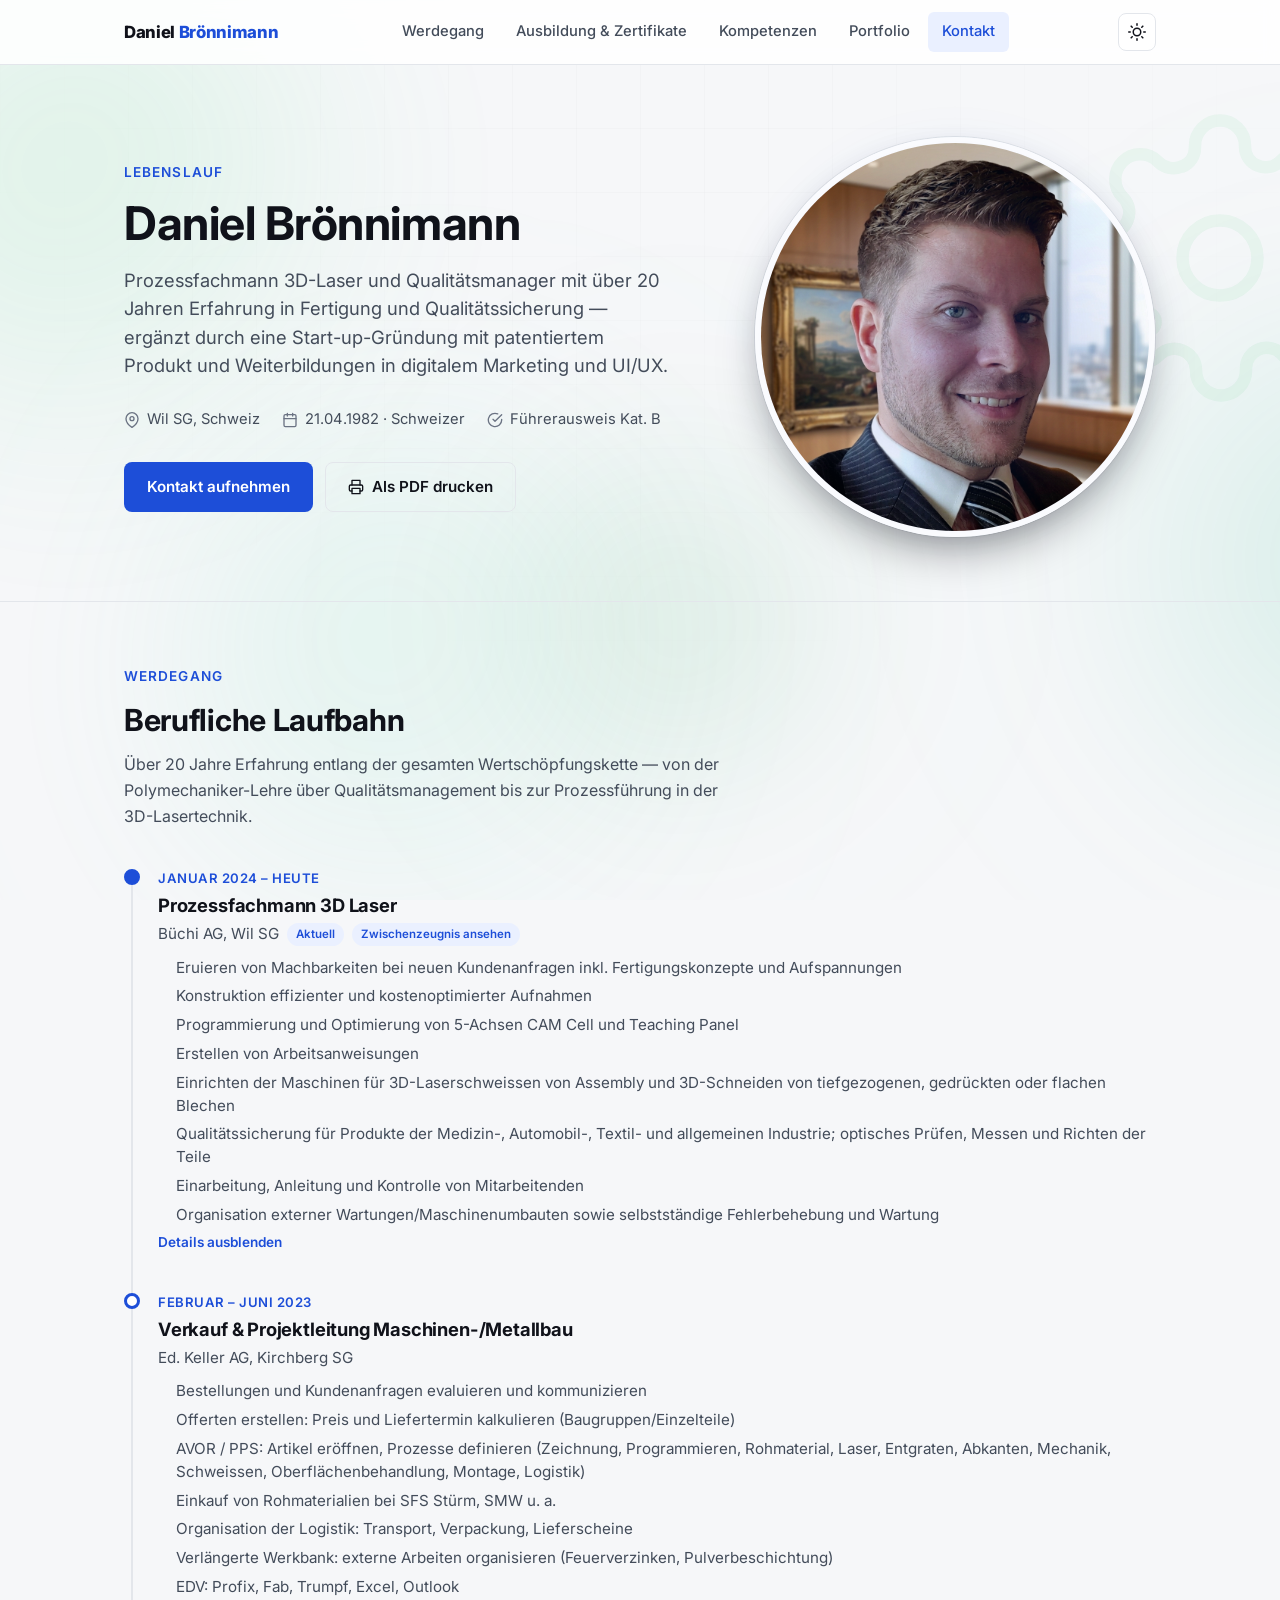
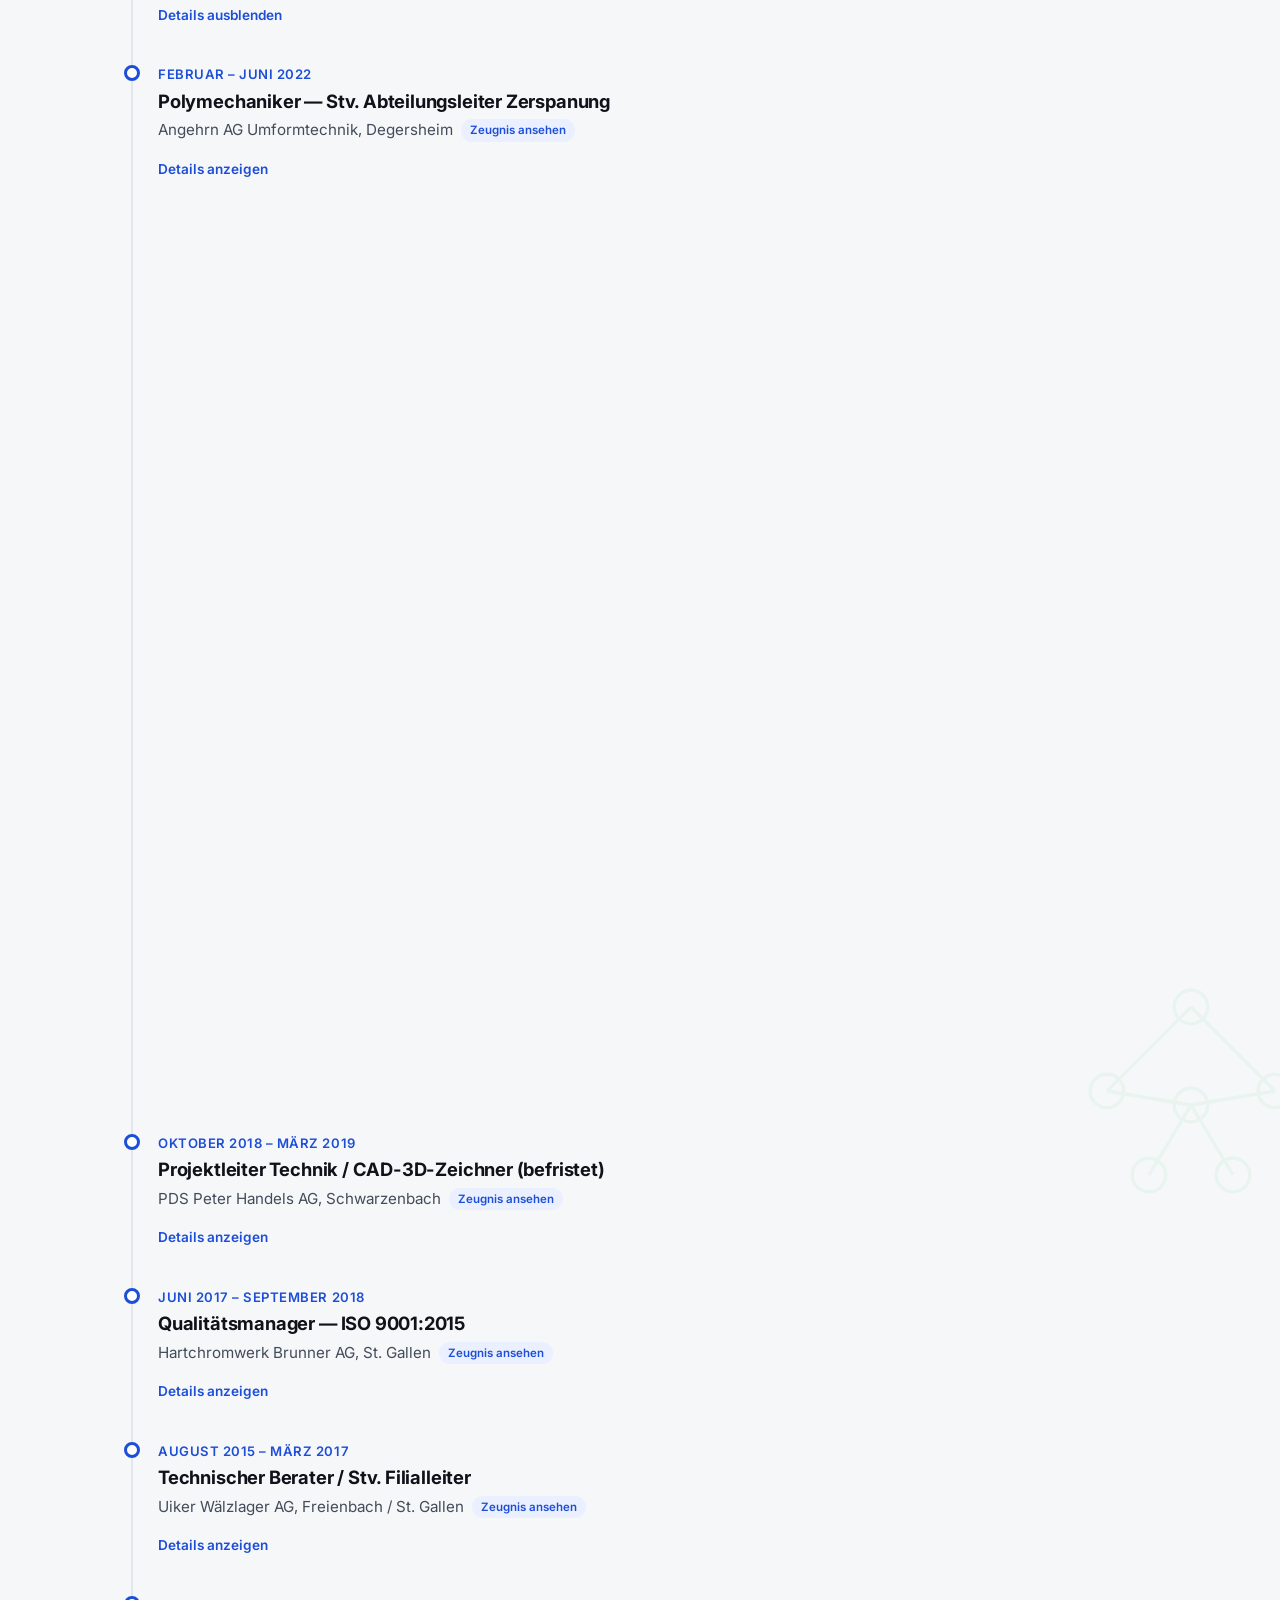
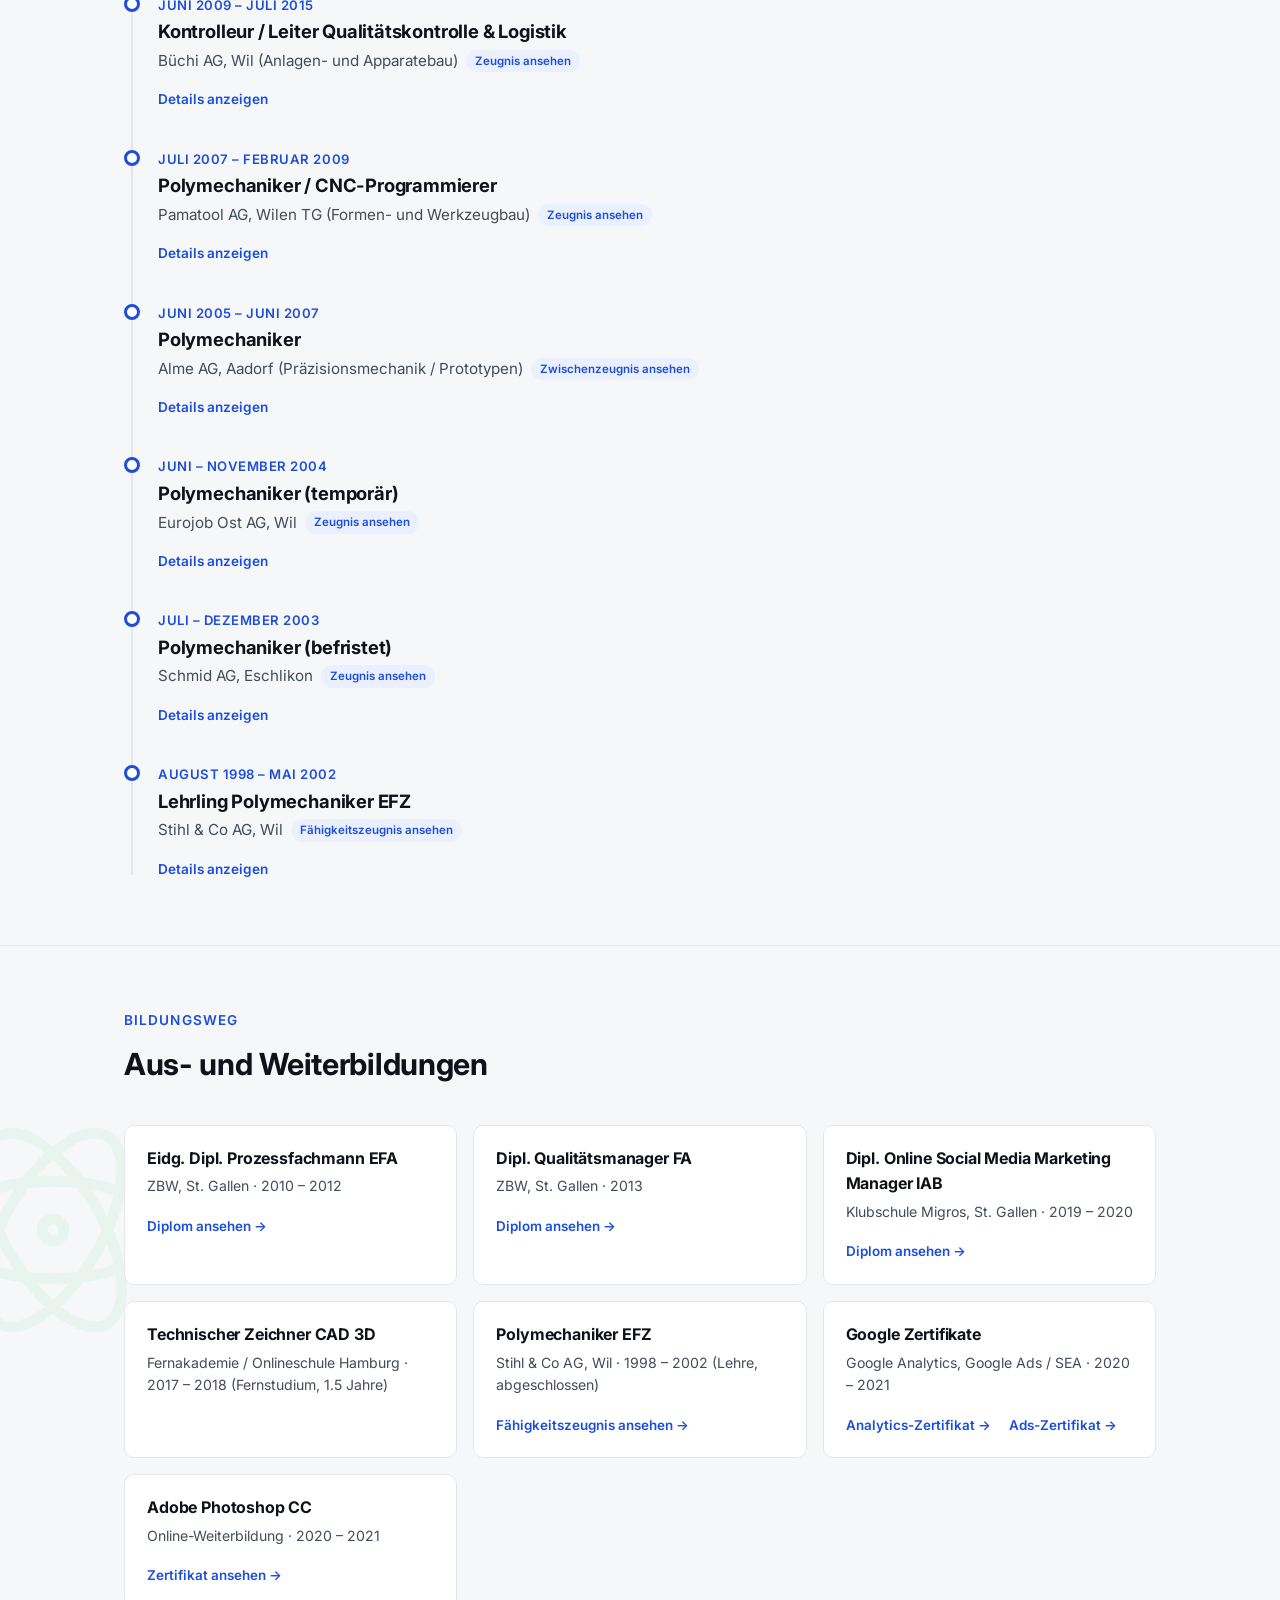
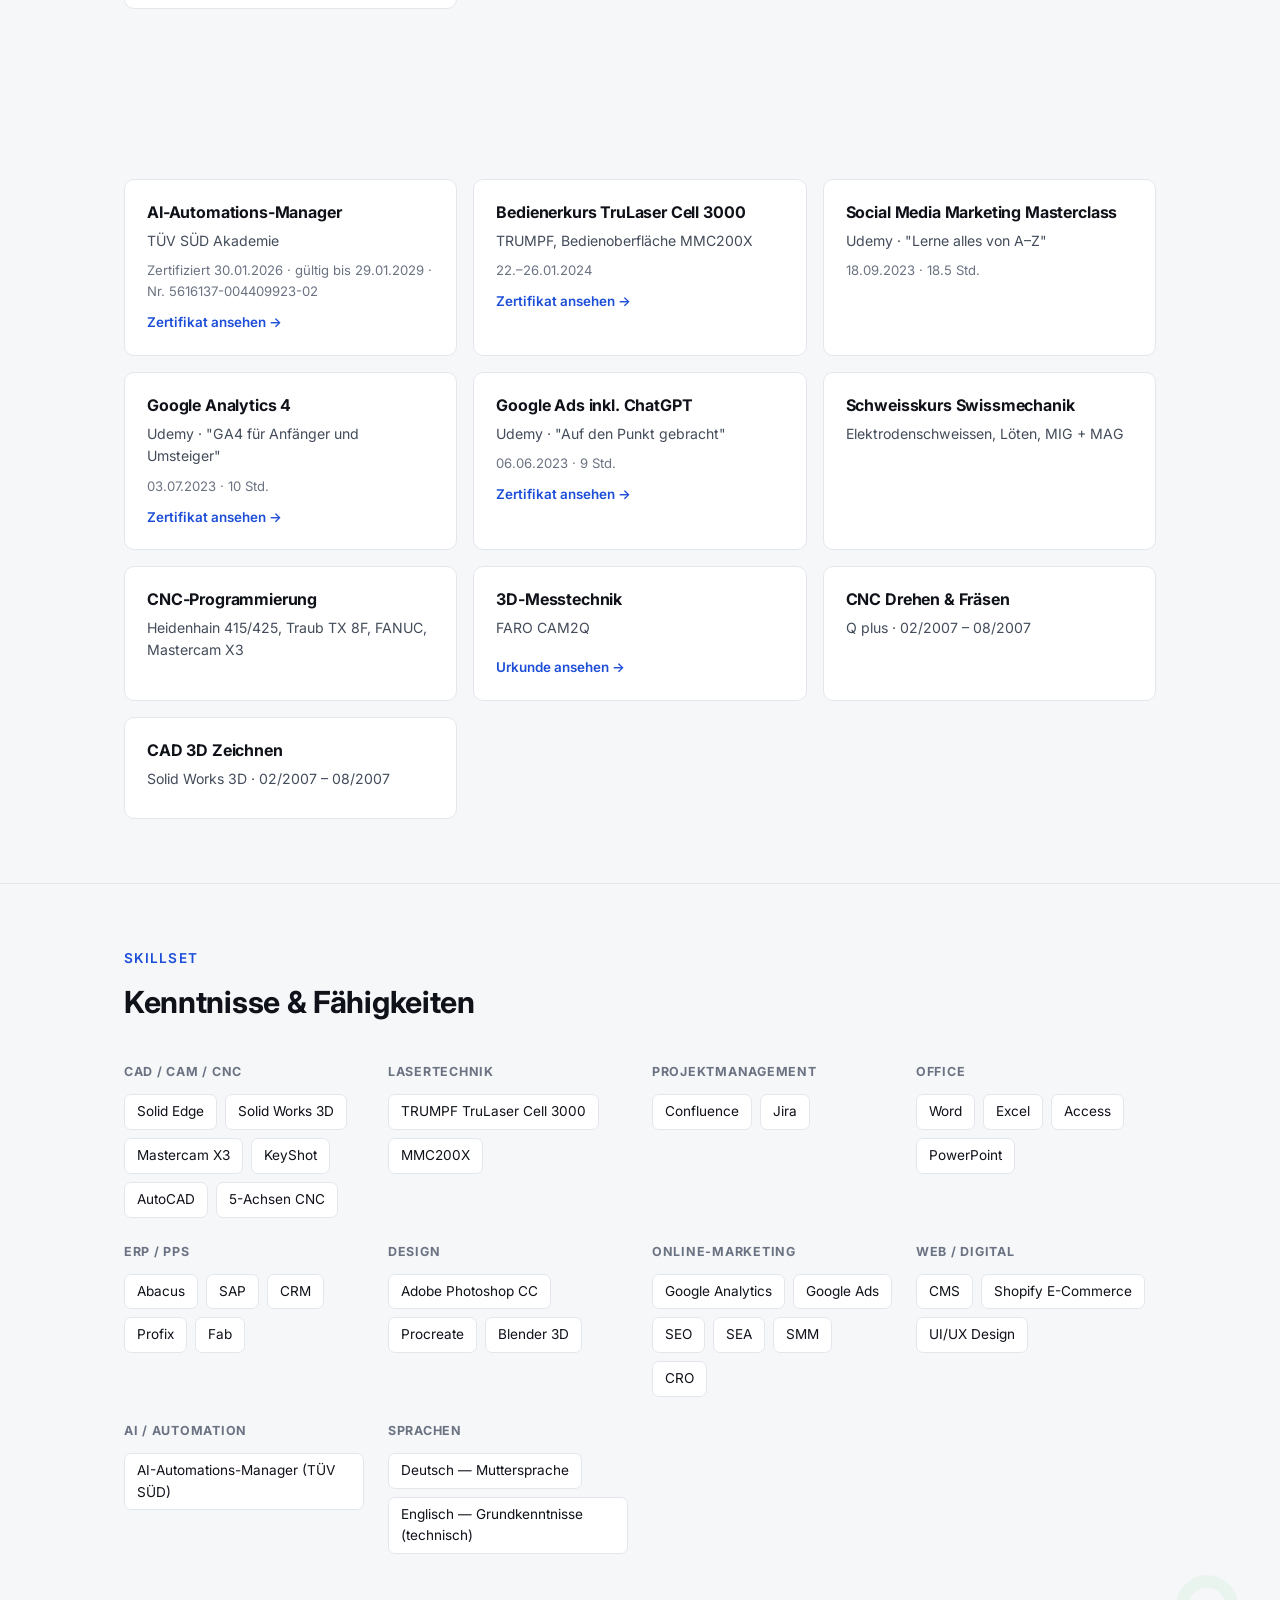
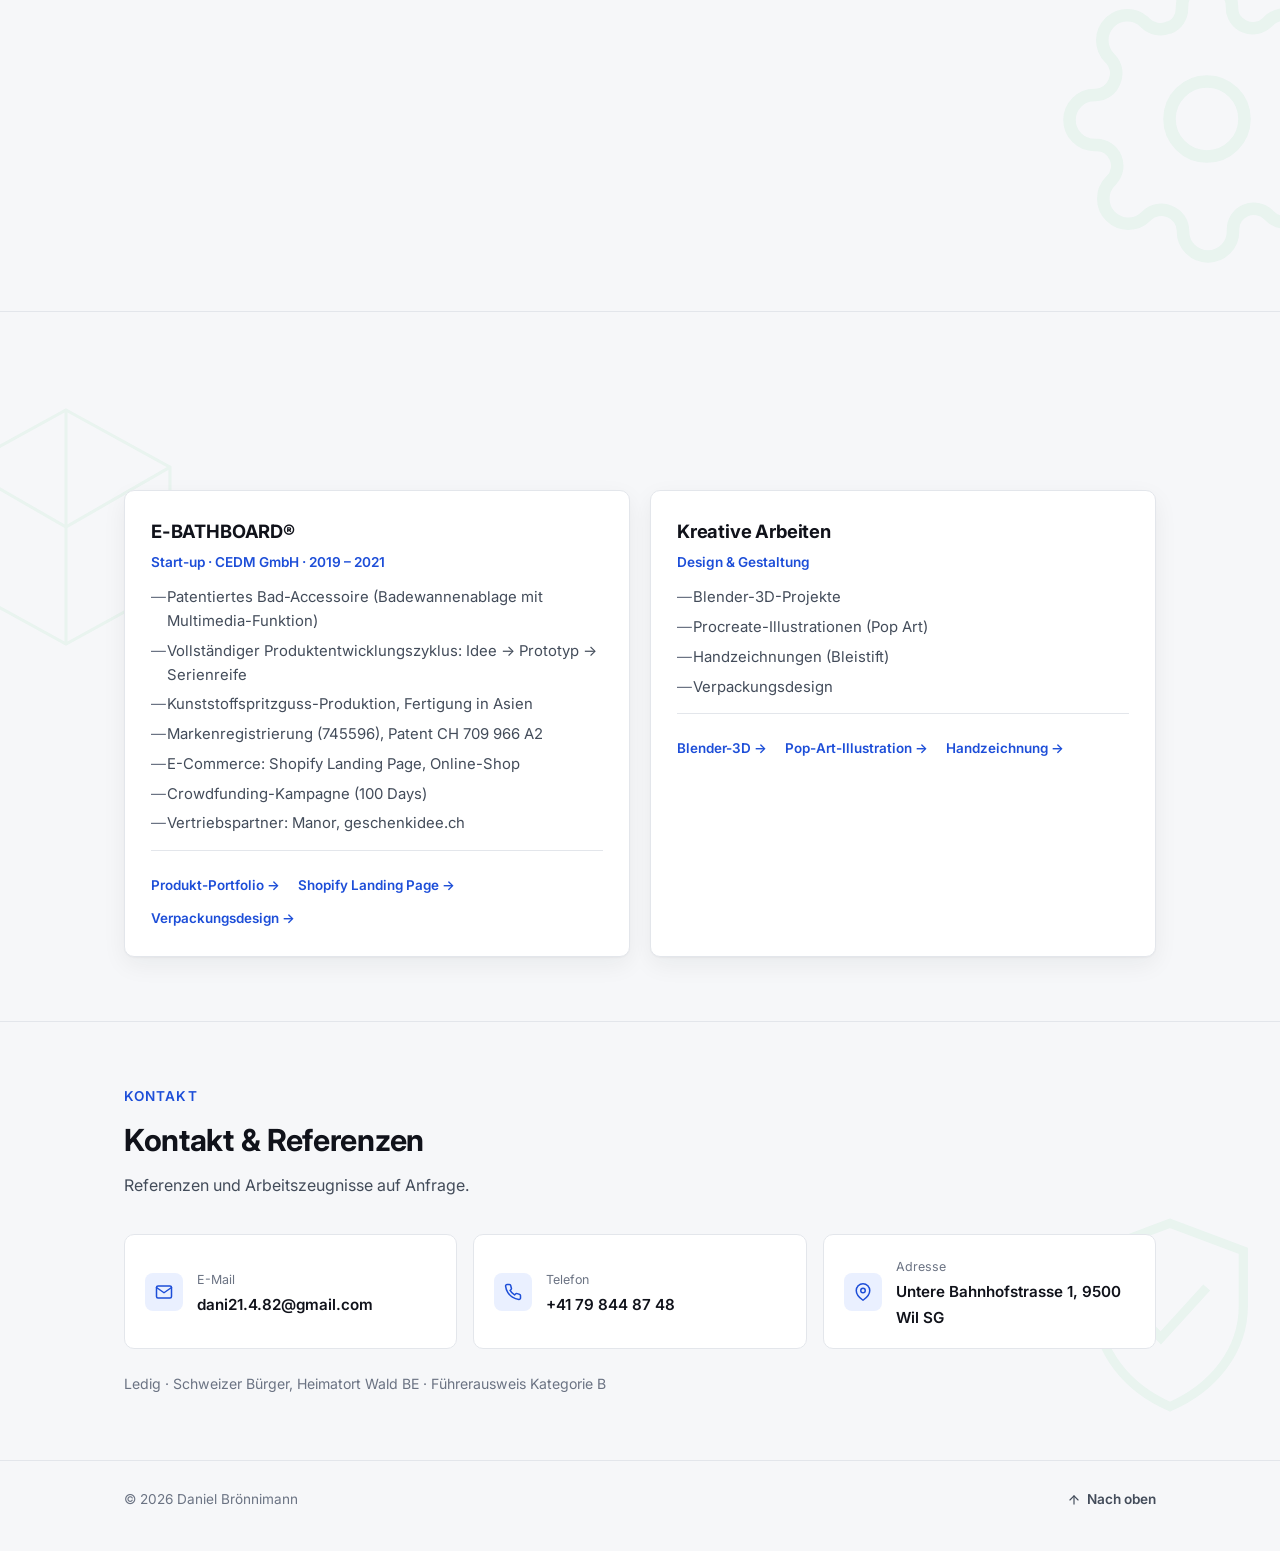
<file: index.html>
<!DOCTYPE html>
<html lang="de">
<head>
<meta charset="UTF-8" />
<meta name="viewport" content="width=device-width, initial-scale=1.0" />
<title>Daniel Brönnimann — Prozessfachmann 3D-Laser &amp; Qualitätsmanager</title>
<meta name="description" content="Lebenslauf von Daniel Brönnimann: Prozessfachmann 3D-Laser, Qualitätsmanager ISO 9001 und Start-up-Gründer mit Erfahrung in Fertigung, Qualitätssicherung und digitalem Produktmanagement." />
<link rel="preconnect" href="https://fonts.googleapis.com" />
<link rel="preconnect" href="https://fonts.gstatic.com" crossorigin />
<link href="https://fonts.googleapis.com/css2?family=Inter:wght@400;500;600;700;800&amp;display=swap" rel="stylesheet" />
<link rel="stylesheet" href="style.css" />
</head>
<body>
<svg class="icon-sprite" aria-hidden="true" focusable="false">
  <defs>
    <symbol id="ic-gear" viewBox="0 0 24 24" fill="none" stroke="currentColor" stroke-width="1">
      <circle cx="12" cy="12" r="3"/><path d="M19.4 15a1.65 1.65 0 0 0 .33 1.82l.06.06a2 2 0 1 1-2.83 2.83l-.06-.06a1.65 1.65 0 0 0-1.82-.33 1.65 1.65 0 0 0-1 1.51V21a2 2 0 0 1-4 0v-.09A1.65 1.65 0 0 0 9 19.4a1.65 1.65 0 0 0-1.82.33l-.06.06a2 2 0 1 1-2.83-2.83l.06-.06a1.65 1.65 0 0 0 .33-1.82 1.65 1.65 0 0 0-1.51-1H3a2 2 0 0 1 0-4h.09A1.65 1.65 0 0 0 4.6 9a1.65 1.65 0 0 0-.33-1.82l-.06-.06a2 2 0 1 1 2.83-2.83l.06.06a1.65 1.65 0 0 0 1.82.33H9a1.65 1.65 0 0 0 1-1.51V3a2 2 0 0 1 4 0v.09a1.65 1.65 0 0 0 1 1.51 1.65 1.65 0 0 0 1.82-.33l.06-.06a2 2 0 1 1 2.83 2.83l-.06.06a1.65 1.65 0 0 0-.33 1.82V9a1.65 1.65 0 0 0 1.51 1H21a2 2 0 0 1 0 4h-.09a1.65 1.65 0 0 0-1.51 1z"/>
    </symbol>
    <symbol id="ic-atom" viewBox="0 0 24 24" fill="none" stroke="currentColor" stroke-width="1">
      <circle cx="12" cy="12" r="1"/>
      <ellipse cx="12" cy="12" rx="10" ry="4.5"/>
      <ellipse cx="12" cy="12" rx="10" ry="4.5" transform="rotate(60 12 12)"/>
      <ellipse cx="12" cy="12" rx="10" ry="4.5" transform="rotate(120 12 12)"/>
    </symbol>
    <symbol id="ic-hexnodes" viewBox="0 0 100 100" fill="none" stroke="currentColor" stroke-width="1.2">
      <line x1="50" y1="20" x2="20" y2="50"/><line x1="50" y1="20" x2="80" y2="50"/>
      <line x1="20" y1="50" x2="50" y2="55"/><line x1="80" y1="50" x2="50" y2="55"/>
      <line x1="50" y1="55" x2="35" y2="80"/><line x1="50" y1="55" x2="65" y2="80"/>
      <circle cx="50" cy="20" r="6"/><circle cx="20" cy="50" r="6"/><circle cx="80" cy="50" r="6"/>
      <circle cx="35" cy="80" r="6"/><circle cx="65" cy="80" r="6"/><circle cx="50" cy="55" r="6"/>
    </symbol>
    <symbol id="ic-cube" viewBox="0 0 100 100" fill="none" stroke="currentColor" stroke-width="1.2">
      <polygon points="50,5 90,27 90,73 50,95 10,73 10,27"/>
      <line x1="50" y1="5" x2="50" y2="50"/><line x1="10" y1="27" x2="50" y2="50"/>
      <line x1="90" y1="27" x2="50" y2="50"/><line x1="50" y1="50" x2="50" y2="95"/>
    </symbol>
    <symbol id="ic-shield" viewBox="0 0 24 24" fill="none" stroke="currentColor" stroke-width="1">
      <path d="M12 2 4 5v6c0 5 3.4 9 8 11 4.6-2 8-6 8-11V5z"/>
      <polyline points="8.5 12 11 14.5 16 9"/>
    </symbol>
  </defs>
</svg>
<div class="lumina" aria-hidden="true">
  <span class="lumina-orb o1"></span>
  <span class="lumina-orb o2"></span>
  <span class="lumina-orb o3"></span>
  <span class="lumina-orb o4"></span>
</div>
<a class="skip-link" href="#main">Zum Inhalt springen</a>

<header class="site-header">
  <div class="container">
    <a class="logo" href="#top">Daniel <span>Brönnimann</span></a>
    <nav class="main-nav" id="main-nav" aria-label="Hauptnavigation">
      <a href="#werdegang">Werdegang</a>
      <a href="#ausbildung">Ausbildung &amp; Zertifikate</a>
      <a href="#kompetenzen">Kompetenzen</a>
      <a href="#portfolio">Portfolio</a>
      <a href="#kontakt">Kontakt</a>
    </nav>
    <div class="header-actions">
      <button class="theme-toggle" type="button" aria-label="Farbschema umschalten">
        <svg class="icon-sun" viewBox="0 0 24 24" fill="none" stroke="currentColor" stroke-width="2" stroke-linecap="round" stroke-linejoin="round"><circle cx="12" cy="12" r="5"/><path d="M12 1v2M12 21v2M4.22 4.22l1.42 1.42M18.36 18.36l1.42 1.42M1 12h2M21 12h2M4.22 19.78l1.42-1.42M18.36 5.64l1.42-1.42"/></svg>
        <svg class="icon-moon" viewBox="0 0 24 24" fill="none" stroke="currentColor" stroke-width="2" stroke-linecap="round" stroke-linejoin="round"><path d="M21 12.79A9 9 0 1 1 11.21 3 7 7 0 0 0 21 12.79z"/></svg>
      </button>
      <button class="nav-toggle" type="button" aria-label="Menü öffnen" aria-expanded="false" aria-controls="main-nav">
        <svg viewBox="0 0 24 24" fill="none" stroke="currentColor" stroke-width="2" stroke-linecap="round" stroke-linejoin="round"><line x1="3" y1="6" x2="21" y2="6"/><line x1="3" y1="12" x2="21" y2="12"/><line x1="3" y1="18" x2="21" y2="18"/></svg>
      </button>
    </div>
  </div>
</header>

<main id="main">

  <section class="hero" id="top">
    <svg class="section-symbol sym-gear-big" aria-hidden="true"><use href="#ic-gear"/></svg>
    <svg class="section-symbol sym-gear-small" aria-hidden="true"><use href="#ic-gear"/></svg>
    <div class="container">
      <div class="hero-text">
        <span class="eyebrow">Lebenslauf</span>
        <h1>Daniel Brönnimann</h1>
        <p class="hero-tagline">Prozessfachmann 3D-Laser und Qualitätsmanager mit über 20 Jahren Erfahrung in Fertigung und Qualitätssicherung — ergänzt durch eine Start-up-Gründung mit patentiertem Produkt und Weiterbildungen in digitalem Marketing und UI/UX.</p>
        <ul class="hero-facts">
          <li>
            <svg viewBox="0 0 24 24" fill="none" stroke="currentColor" stroke-width="2" stroke-linecap="round" stroke-linejoin="round"><path d="M21 10c0 7-9 13-9 13s-9-6-9-13a9 9 0 0 1 18 0z"/><circle cx="12" cy="10" r="3"/></svg>
            Wil SG, Schweiz
          </li>
          <li>
            <svg viewBox="0 0 24 24" fill="none" stroke="currentColor" stroke-width="2" stroke-linecap="round" stroke-linejoin="round"><rect x="3" y="4" width="18" height="18" rx="2"/><path d="M16 2v4M8 2v4M3 10h18"/></svg>
            21.04.1982 · Schweizer
          </li>
          <li>
            <svg viewBox="0 0 24 24" fill="none" stroke="currentColor" stroke-width="2" stroke-linecap="round" stroke-linejoin="round"><path d="M22 11.08V12a10 10 0 1 1-5.93-9.14"/><polyline points="22 4 12 14.01 9 11.01"/></svg>
            Führerausweis Kat. B
          </li>
        </ul>
        <div class="hero-actions">
          <a class="btn btn-primary" href="#kontakt">Kontakt aufnehmen</a>
          <a class="btn btn-ghost print-cv" href="#" role="button">
            <svg viewBox="0 0 24 24" fill="none" stroke="currentColor" stroke-width="2" stroke-linecap="round" stroke-linejoin="round" width="16" height="16"><polyline points="6 9 6 2 18 2 18 9"/><path d="M6 18H4a2 2 0 0 1-2-2v-5a2 2 0 0 1 2-2h16a2 2 0 0 1 2 2v5a2 2 0 0 1-2 2h-2"/><rect x="6" y="14" width="12" height="8"/></svg>
            Als PDF drucken
          </a>
        </div>
      </div>
      <div class="hero-portrait">
        <img src="Bilder/Profielbield_Lebenslaug2026.png" alt="Portraitfoto von Daniel Brönnimann" width="400" height="400" />
      </div>
    </div>
  </section>

  <section class="section" id="werdegang">
    <svg class="section-symbol sym-hexnodes" aria-hidden="true"><use href="#ic-hexnodes"/></svg>
    <div class="container">
      <div class="section-head reveal">
        <span class="eyebrow">Werdegang</span>
        <h2>Berufliche Laufbahn</h2>
        <p>Über 20 Jahre Erfahrung entlang der gesamten Wertschöpfungskette — von der Polymechaniker-Lehre über Qualitätsmanagement bis zur Prozessführung in der 3D-Lasertechnik.</p>
      </div>

      <div class="timeline">

        <article class="timeline-item current is-open reveal">
          <span class="timeline-period">Januar 2024 – heute</span>
          <h3>Prozessfachmann 3D Laser</h3>
          <p class="timeline-org">Büchi AG, Wil SG <span class="badge">Aktuell</span> <a class="badge badge-link" href="Zeugnis_und_Zertifikate/Brönnimann_Daniel_Zwischenzeugnis_Büchi_AG_2026.png" target="_blank" rel="noopener">Zwischenzeugnis ansehen</a></p>
          <ul class="timeline-details">
            <li>Eruieren von Machbarkeiten bei neuen Kundenanfragen inkl. Fertigungskonzepte und Aufspannungen</li>
            <li>Konstruktion effizienter und kostenoptimierter Aufnahmen</li>
            <li>Programmierung und Optimierung von 5-Achsen CAM Cell und Teaching Panel</li>
            <li>Erstellen von Arbeitsanweisungen</li>
            <li>Einrichten der Maschinen für 3D-Laserschweissen von Assembly und 3D-Schneiden von tiefgezogenen, gedrückten oder flachen Blechen</li>
            <li>Qualitätssicherung für Produkte der Medizin-, Automobil-, Textil- und allgemeinen Industrie; optisches Prüfen, Messen und Richten der Teile</li>
            <li>Einarbeitung, Anleitung und Kontrolle von Mitarbeitenden</li>
            <li>Organisation externer Wartungen/Maschinenumbauten sowie selbstständige Fehlerbehebung und Wartung</li>
          </ul>
          <button class="timeline-toggle" type="button" aria-expanded="true">
            <span class="toggle-label-open">Details ausblenden</span>
            <span class="toggle-label-closed">Details anzeigen</span>
          </button>
        </article>

        <article class="timeline-item is-open reveal">
          <span class="timeline-period">Februar – Juni 2023</span>
          <h3>Verkauf &amp; Projektleitung Maschinen-/Metallbau</h3>
          <p class="timeline-org">Ed. Keller AG, Kirchberg SG</p>
          <ul class="timeline-details">
            <li>Bestellungen und Kundenanfragen evaluieren und kommunizieren</li>
            <li>Offerten erstellen: Preis und Liefertermin kalkulieren (Baugruppen/Einzelteile)</li>
            <li>AVOR / PPS: Artikel eröffnen, Prozesse definieren (Zeichnung, Programmieren, Rohmaterial, Laser, Entgraten, Abkanten, Mechanik, Schweissen, Oberflächenbehandlung, Montage, Logistik)</li>
            <li>Einkauf von Rohmaterialien bei SFS Stürm, SMW u. a.</li>
            <li>Organisation der Logistik: Transport, Verpackung, Lieferscheine</li>
            <li>Verlängerte Werkbank: externe Arbeiten organisieren (Feuerverzinken, Pulverbeschichtung)</li>
            <li>EDV: Profix, Fab, Trumpf, Excel, Outlook</li>
          </ul>
          <button class="timeline-toggle" type="button" aria-expanded="true">
            <span class="toggle-label-open">Details ausblenden</span>
            <span class="toggle-label-closed">Details anzeigen</span>
          </button>
        </article>

        <article class="timeline-item reveal">
          <span class="timeline-period">Februar – Juni 2022</span>
          <h3>Polymechaniker — Stv. Abteilungsleiter Zerspanung</h3>
          <p class="timeline-org">Angehrn AG Umformtechnik, Degersheim <a class="badge badge-link" href="Bewerbung_2023_08%202/Brönnimann_Daniel_Arbeitszeugnis_2022_07.pdf#page=1" target="_blank" rel="noopener">Zeugnis ansehen</a></p>
          <ul class="timeline-details">
            <li>Einrichten und Bedienen von 5-Achsen-CNC-Bearbeitungsmaschinen</li>
            <li>Masskontrolle an Erststücken und Serienteilen</li>
            <li>Bedienen der 3D-Messmaschine</li>
            <li>Konventionelles Herstellen von Bauteilen</li>
          </ul>
          <button class="timeline-toggle" type="button" aria-expanded="false">
            <span class="toggle-label-open">Details ausblenden</span>
            <span class="toggle-label-closed">Details anzeigen</span>
          </button>
        </article>

        <article class="timeline-item reveal">
          <span class="timeline-period">Juli – Dezember 2021</span>
          <h3>Mitarbeiter PPS-AVOR-Disposition</h3>
          <p class="timeline-org">Universal-Job AG (Einsatz beim Kunden), Wil SG <a class="badge badge-link" href="Bewerbung_2023_08%202/Brönnimann_Daniel_Arbeitszeugnis_2022_07.pdf#page=2" target="_blank" rel="noopener">Zeugnis ansehen</a></p>
          <ul class="timeline-details">
            <li>Arbeitsvorbereitung für die Montagearbeiten</li>
            <li>Montagestücklisten zusammenführen, Aufträge und Stammoperationen umschreiben und anpassen</li>
            <li>Verbuchen der ausgelieferten Produkte (MCA's)</li>
            <li>Materialbewirtschaftung, Koordination &amp; Auslastung der Maschinen</li>
            <li>Tägliche Artikelstammkontrollen sowie Entlastungslohnarbeiten</li>
          </ul>
          <button class="timeline-toggle" type="button" aria-expanded="false">
            <span class="toggle-label-open">Details ausblenden</span>
            <span class="toggle-label-closed">Details anzeigen</span>
          </button>
        </article>

        <article class="timeline-item reveal">
          <span class="timeline-period">April – Juni 2021</span>
          <h3>Sachbearbeiter Verkaufsinnendienst</h3>
          <p class="timeline-org">Universal-Job AG (Einsatz beim Kunden), Wil SG <a class="badge badge-link" href="Bewerbung_2023_08%202/Brönnimann_Daniel_Arbeitszeugnis_2022_07.pdf#page=3" target="_blank" rel="noopener">Zeugnis ansehen</a></p>
          <ul class="timeline-details">
            <li>Technische Arbeitsvorbereitung für die Produktion</li>
            <li>Erstellung von Fertigungsaufträgen inkl. Stücklisten, Arbeitsplänen (mit Zeitplanung)</li>
            <li>Erfassung von Artikelstammdaten</li>
            <li>Auftragsbearbeitung von Kundenbestellungen und Koordination</li>
            <li>Unterstützung Projektleiter in Kundenprojekten</li>
            <li>Erstellung technischer Zeichnungen auf 3D-CAD-Inventor</li>
          </ul>
          <button class="timeline-toggle" type="button" aria-expanded="false">
            <span class="toggle-label-open">Details ausblenden</span>
            <span class="toggle-label-closed">Details anzeigen</span>
          </button>
        </article>

        <article class="timeline-item reveal">
          <span class="timeline-period">Juli – September 2020</span>
          <h3>Product Owner — Webseite (Praktikum)</h3>
          <p class="timeline-org">TFS Tuned for Sports AG, Rickenbach <a class="badge badge-link" href="Bewerbung_2023_08%202/Brönnimann_Daniel_Arbeitszeugnis_2022_07.pdf#page=4" target="_blank" rel="noopener">Praktikumszeugnis ansehen</a></p>
          <ul class="timeline-details">
            <li>UI/UX-Design und Webseiten-Entwicklung</li>
            <li>Product-Owner-Rolle im agilen Umfeld</li>
          </ul>
          <button class="timeline-toggle" type="button" aria-expanded="false">
            <span class="toggle-label-open">Details ausblenden</span>
            <span class="toggle-label-closed">Details anzeigen</span>
          </button>
        </article>

        <article class="timeline-item is-open reveal">
          <span class="timeline-period">Mai 2019 – März 2021</span>
          <h3>Gründer &amp; CEO</h3>
          <p class="timeline-org">CEDM GmbH, Wil SG <span class="badge">Start-up</span></p>
          <ul class="timeline-details">
            <li>Gründung und Führung eines Start-ups (CHE-457.750.280)</li>
            <li><strong>Produktentwicklung E-BATHBOARD®:</strong> Anforderungsanalyse, Lastenheft, Wirtschaftlichkeit, Technologie-Evaluation, Musterbau, Prototypenfertigung, Serienfertigung (0-Serie), Verifizierung &amp; Validierung</li>
            <li>Patentierung (01196/16 WP-2550-CH, CH 709 966 A2)</li>
            <li>Fertigung und Logistik (Asien)</li>
            <li><strong>Marketing &amp; Vertrieb:</strong> Marktanalyse (Personas, Volumen, Potenzial, Absatzkanäle, Wettbewerb), Branding E-BATHBOARD® (Marke 745596)</li>
            <li>Webseite UI/UX-Design, eCommerce-Optimierung (E-BATHBOARD.CH)</li>
            <li>Online-Marketing: SEO, SEA, Social Media Marketing</li>
            <li>B2B-Akquise: Manor, geschenkidee.ch, Crowdfunding (100 Days)</li>
            <li>Grafik, Bild, Video, Verpackungsdesign</li>
          </ul>
          <button class="timeline-toggle" type="button" aria-expanded="true">
            <span class="toggle-label-open">Details ausblenden</span>
            <span class="toggle-label-closed">Details anzeigen</span>
          </button>
        </article>

        <article class="timeline-item reveal">
          <span class="timeline-period">Oktober 2018 – März 2019</span>
          <h3>Projektleiter Technik / CAD-3D-Zeichner (befristet)</h3>
          <p class="timeline-org">PDS Peter Handels AG, Schwarzenbach <a class="badge badge-link" href="Bewerbung_2023_08%202/Brönnimann_Daniel_Arbeitszeugnis_2022_07.pdf#page=6" target="_blank" rel="noopener">Zeugnis ansehen</a></p>
          <ul class="timeline-details">
            <li>CAD-Zeichnungen kontrollieren, anpassen und korrekt ablegen (Solid Edge)</li>
            <li>Konstruieren von Einzelteilen, Zusammenstellungen, Abwicklungen, Stücklisten und fotorealistischer Ausarbeitung (KeyShot)</li>
            <li>Konstruieren und Mitentwickeln von tiefgezogenen, gespritzten und extrudierten Kunststoffteilen (PP, PC, PET, PVC)</li>
            <li>Scharniere, Halterungen, Rahmenbau für Rüstwagen, Befestigungen, Adapter und Klick-Systeme für den POS</li>
            <li>Organisieren der Nullserie und 3D-Prototypen zur Verifizierung und Validierung</li>
            <li>Planen, Kalkulieren (Excel) und Verhandeln von Preisen und Terminen der Projekte</li>
            <li>Rechnungen gegenprüfen und freigeben</li>
            <li>Arbeitsmittel: Solid Edge, KeyShot, Microsoft Office, Excel</li>
          </ul>
          <button class="timeline-toggle" type="button" aria-expanded="false">
            <span class="toggle-label-open">Details ausblenden</span>
            <span class="toggle-label-closed">Details anzeigen</span>
          </button>
        </article>

        <article class="timeline-item reveal">
          <span class="timeline-period">Juni 2017 – September 2018</span>
          <h3>Qualitätsmanager — ISO 9001:2015</h3>
          <p class="timeline-org">Hartchromwerk Brunner AG, St. Gallen <a class="badge badge-link" href="Bewerbung_2023_08%202/Brönnimann_Daniel_Arbeitszeugnis_2022_07.pdf#page=7" target="_blank" rel="noopener">Zeugnis ansehen</a></p>
          <ul class="timeline-details">
            <li>Pflege und Weiterentwicklung des QM-Systems gemäss ISO 9001:2015</li>
            <li>Koordination aller Massnahmen zur Verbesserung des QM-Systems und Kontrolle der Umsetzung</li>
            <li>Erfassung, Untersuchung und Auswertung von Schwachstellen, Einleitung und Überwachung von Korrekturmassnahmen</li>
            <li>Berichterstattung an die Geschäftsleitung</li>
            <li>Durchführung und Überwachung interner und externer QMS-Audits</li>
            <li>Erstellen von Formularen, Arbeitsanweisungen, Prozesskarten, Organigramm und 8D-Reports</li>
            <li>Verwalten und Prüfen (Kalibrieren) aller Messmittel, Koordination von Reparaturen und Neuanschaffungen</li>
            <li>Eingangs- und Endkontrolle verchromter/unbeschichteter Oberflächen (Schichtdicke, Rauheit, Glanzgrad, Härteprüfung Vickers u. a.)</li>
            <li>Erstes Zwischenaudit (SGS) und Kundenaudit erfolgreich durchgeführt</li>
            <li>Arbeitsmittel: SAP-Abacus, Outlook, Access, Word, Management-System DOK 9000</li>
          </ul>
          <button class="timeline-toggle" type="button" aria-expanded="false">
            <span class="toggle-label-open">Details ausblenden</span>
            <span class="toggle-label-closed">Details anzeigen</span>
          </button>
        </article>

        <article class="timeline-item reveal">
          <span class="timeline-period">August 2015 – März 2017</span>
          <h3>Technischer Berater / Stv. Filialleiter</h3>
          <p class="timeline-org">Uiker Wälzlager AG, Freienbach / St. Gallen <a class="badge badge-link" href="Bewerbung_2023_08%202/Brönnimann_Daniel_Arbeitszeugnis_2022_07.pdf#page=9" target="_blank" rel="noopener">Zeugnis ansehen</a></p>
          <ul class="timeline-details">
            <li>Verkauf, Ladenkundschaft technisch und kommerziell betreuen und beraten</li>
            <li>Lieferscheine, Barfakturen, Offerten erstellen und nachfassen</li>
            <li>Kundenanfragen und -bestellungen aufnehmen, Vertragsprüfung durchführen</li>
            <li>Warenlager optimal bewirtschaften, Ein- und Auslagerung</li>
            <li>Spedition: Post- und Paketversand, Warenannahme, Eingangskontrollen</li>
            <li>Inventur durchführen, Warenlager zählen</li>
            <li>Stellvertretende Filialleitung bei Abwesenheit des Filialleiters</li>
          </ul>
          <button class="timeline-toggle" type="button" aria-expanded="false">
            <span class="toggle-label-open">Details ausblenden</span>
            <span class="toggle-label-closed">Details anzeigen</span>
          </button>
        </article>

        <article class="timeline-item reveal">
          <span class="timeline-period">Juni 2009 – Juli 2015</span>
          <h3>Kontrolleur / Leiter Qualitätskontrolle &amp; Logistik</h3>
          <p class="timeline-org">Büchi AG, Wil (Anlagen- und Apparatebau) <a class="badge badge-link" href="Bewerbung_2023_08%202/Brönnimann_Daniel_Arbeitszeugnis_2022_07.pdf#page=11" target="_blank" rel="noopener">Zeugnis ansehen</a></p>
          <ul class="timeline-details">
            <li>Erststückkontrolle sowie Endkontrolle aller produzierten Waren</li>
            <li>Qualitätskontrolle der Wareneingänge aus Auswärtsarbeiten</li>
            <li>Unterhalt und Verwaltung aller Messmittel (u. a. 3D FARO CAM2Q)</li>
            <li>Erstellen von Massprotokollen und Zeugnissen</li>
            <li>Organisation Logistik für Halbfabrikate, Fertigwaren und Lagerware</li>
            <li>Kundenkontakt zur Lösungsfindung bei Fehlermeldungen</li>
            <li>Stellvertretung des Produktionsleiters</li>
          </ul>
          <button class="timeline-toggle" type="button" aria-expanded="false">
            <span class="toggle-label-open">Details ausblenden</span>
            <span class="toggle-label-closed">Details anzeigen</span>
          </button>
        </article>

        <article class="timeline-item reveal">
          <span class="timeline-period">Juli 2007 – Februar 2009</span>
          <h3>Polymechaniker / CNC-Programmierer</h3>
          <p class="timeline-org">Pamatool AG, Wilen TG (Formen- und Werkzeugbau) <a class="badge badge-link" href="Bewerbung_2023_08%202/Brönnimann_Daniel_Arbeitszeugnis_2022_07.pdf#page=12" target="_blank" rel="noopener">Zeugnis ansehen</a></p>
          <ul class="timeline-details">
            <li>CNC-Fräsmaschine Kao-Ming 1200 mit FANUC-Steuerung</li>
            <li>CNC-Programme erstellt und eingesetzt</li>
            <li>Teilweise Arbeit auf konventionellen Maschinen</li>
            <li>Fertigung anspruchsvoller Teile, Prototypen bis zu kompletten Serien</li>
          </ul>
          <button class="timeline-toggle" type="button" aria-expanded="false">
            <span class="toggle-label-open">Details ausblenden</span>
            <span class="toggle-label-closed">Details anzeigen</span>
          </button>
        </article>

        <article class="timeline-item reveal">
          <span class="timeline-period">Juni 2005 – Juni 2007</span>
          <h3>Polymechaniker</h3>
          <p class="timeline-org">Alme AG, Aadorf (Präzisionsmechanik / Prototypen) <a class="badge badge-link" href="Bewerbung_2023_08%202/Brönnimann_Daniel_Arbeitszeugnis_2022_07.pdf#page=13" target="_blank" rel="noopener">Zwischenzeugnis ansehen</a></p>
          <ul class="timeline-details">
            <li>Schleifen innen / aussen rund</li>
            <li>Schleifen flach</li>
            <li>Montage HP Indigo Division — Reverse und Wetting Roller</li>
            <li>Montage Nipson</li>
          </ul>
          <button class="timeline-toggle" type="button" aria-expanded="false">
            <span class="toggle-label-open">Details ausblenden</span>
            <span class="toggle-label-closed">Details anzeigen</span>
          </button>
        </article>

        <article class="timeline-item reveal">
          <span class="timeline-period">Juni – November 2004</span>
          <h3>Polymechaniker (temporär)</h3>
          <p class="timeline-org">Eurojob Ost AG, Wil <a class="badge badge-link" href="Bewerbung_2023_08%202/Brönnimann_Daniel_Arbeitszeugnis_2022_07.pdf#page=14" target="_blank" rel="noopener">Zeugnis ansehen</a></p>
          <ul class="timeline-details">
            <li>Temporäre Einsätze als Polymechaniker Drehen / Fräsen und Schweissen MIG / TIG</li>
          </ul>
          <button class="timeline-toggle" type="button" aria-expanded="false">
            <span class="toggle-label-open">Details ausblenden</span>
            <span class="toggle-label-closed">Details anzeigen</span>
          </button>
        </article>

        <article class="timeline-item reveal">
          <span class="timeline-period">Juli – Dezember 2003</span>
          <h3>Polymechaniker (befristet)</h3>
          <p class="timeline-org">Schmid AG, Eschlikon <a class="badge badge-link" href="Bewerbung_2023_08%202/Brönnimann_Daniel_Arbeitszeugnis_2022_07.pdf#page=15" target="_blank" rel="noopener">Zeugnis ansehen</a></p>
          <ul class="timeline-details">
            <li>Herstellung von Dreh- und Frästeilen (Einzelanfertigungen und Kleinserien)</li>
            <li>Produktion und Serviceabteilung auf konventionellen Dreh- und Fräsmaschinen</li>
          </ul>
          <button class="timeline-toggle" type="button" aria-expanded="false">
            <span class="toggle-label-open">Details ausblenden</span>
            <span class="toggle-label-closed">Details anzeigen</span>
          </button>
        </article>

        <article class="timeline-item reveal">
          <span class="timeline-period">August 1998 – Mai 2002</span>
          <h3>Lehrling Polymechaniker EFZ</h3>
          <p class="timeline-org">Stihl &amp; Co AG, Wil <a class="badge badge-link" href="Bewerbung_2023_08%202/Brönnimann_Daniel_Schulen_und_Kurse.pdf#page=3" target="_blank" rel="noopener">Fähigkeitszeugnis ansehen</a></p>
          <ul class="timeline-details">
            <li>4-jährige Berufslehre als Polymechaniker, abgeschlossen mit eidg. Fähigkeitszeugnis</li>
          </ul>
          <button class="timeline-toggle" type="button" aria-expanded="false">
            <span class="toggle-label-open">Details ausblenden</span>
            <span class="toggle-label-closed">Details anzeigen</span>
          </button>
        </article>

      </div>
    </div>
  </section>

  <section class="section" id="ausbildung">
    <svg class="section-symbol sym-atom" aria-hidden="true"><use href="#ic-atom"/></svg>
    <div class="container">
      <div class="section-head reveal">
        <span class="eyebrow">Bildungsweg</span>
        <h2>Aus- und Weiterbildungen</h2>
      </div>
      <div class="card-grid reveal">
        <div class="card">
          <h3>Eidg. Dipl. Prozessfachmann EFA</h3>
          <p class="card-meta">ZBW, St. Gallen · 2010 – 2012</p>
          <a class="card-doc-link" href="Bewerbung_2023_08%202/Brönnimann_Daniel_Schulen_und_Kurse.pdf#page=1" target="_blank" rel="noopener">Diplom ansehen →</a>
        </div>
        <div class="card">
          <h3>Dipl. Qualitätsmanager FA</h3>
          <p class="card-meta">ZBW, St. Gallen · 2013</p>
          <a class="card-doc-link" href="Bewerbung_2023_08%202/Brönnimann_Daniel_Schulen_und_Kurse.pdf#page=2" target="_blank" rel="noopener">Diplom ansehen →</a>
        </div>
        <div class="card">
          <h3>Dipl. Online Social Media Marketing Manager IAB</h3>
          <p class="card-meta">Klubschule Migros, St. Gallen · 2019 – 2020</p>
          <a class="card-doc-link" href="Bewerbung_2023_08%202/Brönnimann_Daniel_Schulen_und_Kurse.pdf#page=8" target="_blank" rel="noopener">Diplom ansehen →</a>
        </div>
        <div class="card">
          <h3>Technischer Zeichner CAD 3D</h3>
          <p class="card-meta">Fernakademie / Onlineschule Hamburg · 2017 – 2018 (Fernstudium, 1.5 Jahre)</p>
        </div>
        <div class="card">
          <h3>Polymechaniker EFZ</h3>
          <p class="card-meta">Stihl &amp; Co AG, Wil · 1998 – 2002 (Lehre, abgeschlossen)</p>
          <a class="card-doc-link" href="Bewerbung_2023_08%202/Brönnimann_Daniel_Schulen_und_Kurse.pdf#page=3" target="_blank" rel="noopener">Fähigkeitszeugnis ansehen →</a>
        </div>
        <div class="card">
          <h3>Google Zertifikate</h3>
          <p class="card-meta">Google Analytics, Google Ads / SEA · 2020 – 2021</p>
          <a class="card-doc-link" href="Bewerbung_2023_08%202/Google%20Analytics%204.pdf" target="_blank" rel="noopener">Analytics-Zertifikat →</a>
          <a class="card-doc-link" href="Bewerbung_2023_08%202/Google%20Ads.pdf" target="_blank" rel="noopener">Ads-Zertifikat →</a>
        </div>
        <div class="card">
          <h3>Adobe Photoshop CC</h3>
          <p class="card-meta">Online-Weiterbildung · 2020 – 2021</p>
          <a class="card-doc-link" href="Bewerbung_2023_08%202/Brönnimann_Daniel_Schulen_und_Kurse.pdf#page=12" target="_blank" rel="noopener">Zertifikat ansehen →</a>
        </div>
      </div>

      <div class="section-head reveal section-head--spaced">
        <span class="eyebrow">Nachweise</span>
        <h2>Zertifikate &amp; Kurse</h2>
      </div>
      <div class="card-grid reveal">
        <div class="card">
          <h3>AI-Automations-Manager</h3>
          <p class="card-meta">TÜV SÜD Akademie</p>
          <p class="card-note">Zertifiziert 30.01.2026 · gültig bis 29.01.2029 · Nr. 5616137-004409923-02</p>
          <a class="card-doc-link" href="Zeugnis_und_Zertifikate/Brönnimann_Daniel_Zertifikat_AI-Automations-Manager_TUEV_2026.pdf" target="_blank" rel="noopener">Zertifikat ansehen →</a>
        </div>
        <div class="card">
          <h3>Bedienerkurs TruLaser Cell 3000</h3>
          <p class="card-meta">TRUMPF, Bedienoberfläche MMC200X</p>
          <p class="card-note">22.–26.01.2024</p>
          <a class="card-doc-link" href="Zeugnis_und_Zertifikate/Brönnimann_Daniel_Zertifikat_Bedienerkurs_TruLaser_Cell_3000_2024.pdf" target="_blank" rel="noopener">Zertifikat ansehen →</a>
        </div>
        <div class="card">
          <h3>Social Media Marketing Masterclass</h3>
          <p class="card-meta">Udemy · "Lerne alles von A–Z"</p>
          <p class="card-note">18.09.2023 · 18.5 Std.</p>
        </div>
        <div class="card">
          <h3>Google Analytics 4</h3>
          <p class="card-meta">Udemy · "GA4 für Anfänger und Umsteiger"</p>
          <p class="card-note">03.07.2023 · 10 Std.</p>
          <a class="card-doc-link" href="Bewerbung_2023_08%202/Google%20Analytics%204.pdf" target="_blank" rel="noopener">Zertifikat ansehen →</a>
        </div>
        <div class="card">
          <h3>Google Ads inkl. ChatGPT</h3>
          <p class="card-meta">Udemy · "Auf den Punkt gebracht"</p>
          <p class="card-note">06.06.2023 · 9 Std.</p>
          <a class="card-doc-link" href="Bewerbung_2023_08%202/Google%20Ads.pdf" target="_blank" rel="noopener">Zertifikat ansehen →</a>
        </div>
        <div class="card">
          <h3>Schweisskurs Swissmechanik</h3>
          <p class="card-meta">Elektrodenschweissen, Löten, MIG + MAG</p>
        </div>
        <div class="card">
          <h3>CNC-Programmierung</h3>
          <p class="card-meta">Heidenhain 415/425, Traub TX 8F, FANUC, Mastercam X3</p>
        </div>
        <div class="card">
          <h3>3D-Messtechnik</h3>
          <p class="card-meta">FARO CAM2Q</p>
          <a class="card-doc-link" href="Bewerbung_2023_08%202/Brönnimann_Daniel_Schulen_und_Kurse.pdf#page=6" target="_blank" rel="noopener">Urkunde ansehen →</a>
        </div>
        <div class="card">
          <h3>CNC Drehen &amp; Fräsen</h3>
          <p class="card-meta">Q plus · 02/2007 – 08/2007</p>
        </div>
        <div class="card">
          <h3>CAD 3D Zeichnen</h3>
          <p class="card-meta">Solid Works 3D · 02/2007 – 08/2007</p>
        </div>
      </div>
    </div>
  </section>

  <section class="section" id="kompetenzen">
    <svg class="section-symbol sym-gear-solo" aria-hidden="true"><use href="#ic-gear"/></svg>
    <div class="container">
      <div class="section-head reveal">
        <span class="eyebrow">Skillset</span>
        <h2>Kenntnisse &amp; Fähigkeiten</h2>
      </div>

      <div class="skills-grid reveal">
        <div class="skill-group">
          <h3>CAD / CAM / CNC</h3>
          <div class="tag-list">
            <span class="tag">Solid Edge</span><span class="tag">Solid Works 3D</span>
            <span class="tag">Mastercam X3</span><span class="tag">KeyShot</span>
            <span class="tag">AutoCAD</span><span class="tag">5-Achsen CNC</span>
          </div>
        </div>
        <div class="skill-group">
          <h3>Lasertechnik</h3>
          <div class="tag-list">
            <span class="tag">TRUMPF TruLaser Cell 3000</span><span class="tag">MMC200X</span>
          </div>
        </div>
        <div class="skill-group">
          <h3>Projektmanagement</h3>
          <div class="tag-list">
            <span class="tag">Confluence</span><span class="tag">Jira</span>
          </div>
        </div>
        <div class="skill-group">
          <h3>Office</h3>
          <div class="tag-list">
            <span class="tag">Word</span><span class="tag">Excel</span><span class="tag">Access</span><span class="tag">PowerPoint</span>
          </div>
        </div>
        <div class="skill-group">
          <h3>ERP / PPS</h3>
          <div class="tag-list">
            <span class="tag">Abacus</span><span class="tag">SAP</span><span class="tag">CRM</span><span class="tag">Profix</span><span class="tag">Fab</span>
          </div>
        </div>
        <div class="skill-group">
          <h3>Design</h3>
          <div class="tag-list">
            <span class="tag">Adobe Photoshop CC</span><span class="tag">Procreate</span><span class="tag">Blender 3D</span>
          </div>
        </div>
        <div class="skill-group">
          <h3>Online-Marketing</h3>
          <div class="tag-list">
            <span class="tag">Google Analytics</span><span class="tag">Google Ads</span>
            <span class="tag">SEO</span><span class="tag">SEA</span><span class="tag">SMM</span><span class="tag">CRO</span>
          </div>
        </div>
        <div class="skill-group">
          <h3>Web / Digital</h3>
          <div class="tag-list">
            <span class="tag">CMS</span><span class="tag">Shopify E-Commerce</span><span class="tag">UI/UX Design</span>
          </div>
        </div>
        <div class="skill-group">
          <h3>AI / Automation</h3>
          <div class="tag-list">
            <span class="tag">AI-Automations-Manager (TÜV SÜD)</span>
          </div>
        </div>
        <div class="skill-group">
          <h3>Sprachen</h3>
          <div class="tag-list">
            <span class="tag">Deutsch — Muttersprache</span><span class="tag">Englisch — Grundkenntnisse (technisch)</span>
          </div>
        </div>
      </div>

      <div class="reveal">
        <h3 class="subhead">Kompetenzen</h3>
        <ul class="competency-list">
          <li>Projektleitung und Prozessmanagement</li>
          <li>Start-up-Gründung und Unternehmensführung</li>
          <li>Produktentwicklung von der Idee bis zur Serienreife</li>
          <li>Qualitätsmanagement (ISO 9001)</li>
          <li>AVOR / Arbeitsvorbereitung / PPS</li>
          <li>Mechanik, Antriebstechnik, Blechbearbeitung</li>
          <li>Montage &amp; Revisionen</li>
          <li>Patentierung und Produktschutz</li>
          <li>Kundenberatung und -betreuung</li>
          <li>Online-Kampagnen konzipieren und umsetzen</li>
          <li>Webseiten- und Suchmaschinenoptimierung</li>
          <li>Digitalwerbung und Content-Erstellung</li>
          <li>B2B-Akquise und Vertrieb</li>
          <li>Technische Dokumentation und CAD-Konstruktion</li>
          <li>Räumliches Vorstellungsvermögen</li>
          <li>Analytisches und vernetztes Denken</li>
        </ul>
      </div>
    </div>
  </section>

  <section class="section" id="portfolio">
    <svg class="section-symbol sym-cube" aria-hidden="true"><use href="#ic-cube"/></svg>
    <div class="container">
      <div class="section-head reveal">
        <span class="eyebrow">Eigene Projekte</span>
        <h2>Portfolio</h2>
      </div>
      <div class="portfolio-grid reveal">
        <div class="portfolio-card">
          <h3>E-BATHBOARD®</h3>
          <p class="card-meta">Start-up · CEDM GmbH · 2019 – 2021</p>
          <ul>
            <li>Patentiertes Bad-Accessoire (Badewannenablage mit Multimedia-Funktion)</li>
            <li>Vollständiger Produktentwicklungszyklus: Idee → Prototyp → Serienreife</li>
            <li>Kunststoffspritzguss-Produktion, Fertigung in Asien</li>
            <li>Markenregistrierung (745596), Patent CH 709 966 A2</li>
            <li>E-Commerce: Shopify Landing Page, Online-Shop</li>
            <li>Crowdfunding-Kampagne (100 Days)</li>
            <li>Vertriebspartner: Manor, geschenkidee.ch</li>
          </ul>
          <div class="portfolio-links">
            <a class="card-doc-link" href="Bewerbung_2023_08%202/Protfolio/E-BATHBOARD.pdf" target="_blank" rel="noopener">Produkt-Portfolio →</a>
            <a class="card-doc-link" href="Bewerbung_2023_08%202/Protfolio/e-bathboard-landin-page_Shopify.pdf" target="_blank" rel="noopener">Shopify Landing Page →</a>
            <a class="card-doc-link" href="Bewerbung_2023_08%202/Protfolio/e-bathboard_Verpackung.pdf" target="_blank" rel="noopener">Verpackungsdesign →</a>
          </div>
        </div>
        <div class="portfolio-card">
          <h3>Kreative Arbeiten</h3>
          <p class="card-meta">Design &amp; Gestaltung</p>
          <ul>
            <li>Blender-3D-Projekte</li>
            <li>Procreate-Illustrationen (Pop Art)</li>
            <li>Handzeichnungen (Bleistift)</li>
            <li>Verpackungsdesign</li>
          </ul>
          <div class="portfolio-links">
            <a class="card-doc-link" href="Bewerbung_2023_08%202/Protfolio/Blender_3D.pdf" target="_blank" rel="noopener">Blender-3D →</a>
            <a class="card-doc-link" href="Bewerbung_2023_08%202/Protfolio/Popart_Procreate.jpg" target="_blank" rel="noopener">Pop-Art-Illustration →</a>
            <a class="card-doc-link" href="Bewerbung_2023_08%202/Protfolio/HANDZEICHNUNG_BLEISTIFT_2014.pdf" target="_blank" rel="noopener">Handzeichnung →</a>
          </div>
        </div>
      </div>
    </div>
  </section>

  <section class="section" id="kontakt">
    <svg class="section-symbol sym-shield" aria-hidden="true"><use href="#ic-shield"/></svg>
    <div class="container">
      <div class="section-head reveal">
        <span class="eyebrow">Kontakt</span>
        <h2>Kontakt &amp; Referenzen</h2>
        <p>Referenzen und Arbeitszeugnisse auf Anfrage.</p>
      </div>
      <div class="contact-grid reveal">
        <a class="contact-card" href="mailto:dani21.4.82@gmail.com">
          <span class="icon-wrap">
            <svg viewBox="0 0 24 24" fill="none" stroke="currentColor" stroke-width="2" stroke-linecap="round" stroke-linejoin="round"><rect x="2" y="4" width="20" height="16" rx="2"/><path d="m22 6-10 7L2 6"/></svg>
          </span>
          <span>
            <span class="label">E-Mail</span><br>
            <span class="value">dani21.4.82@gmail.com</span>
          </span>
        </a>
        <a class="contact-card" href="tel:+41798448748">
          <span class="icon-wrap">
            <svg viewBox="0 0 24 24" fill="none" stroke="currentColor" stroke-width="2" stroke-linecap="round" stroke-linejoin="round"><path d="M22 16.92v3a2 2 0 0 1-2.18 2 19.79 19.79 0 0 1-8.63-3.07 19.5 19.5 0 0 1-6-6 19.79 19.79 0 0 1-3.07-8.67A2 2 0 0 1 4.11 2h3a2 2 0 0 1 2 1.72c.13.96.36 1.9.7 2.81a2 2 0 0 1-.45 2.11L8.09 9.91a16 16 0 0 0 6 6l1.27-1.27a2 2 0 0 1 2.11-.45c.91.34 1.85.57 2.81.7A2 2 0 0 1 22 16.92z"/></svg>
          </span>
          <span>
            <span class="label">Telefon</span><br>
            <span class="value">+41 79 844 87 48</span>
          </span>
        </a>
        <a class="contact-card" href="https://www.google.com/maps/search/?api=1&query=Untere+Bahnhofstrasse+1%2C+9500+Wil+SG" target="_blank" rel="noopener">
          <span class="icon-wrap">
            <svg viewBox="0 0 24 24" fill="none" stroke="currentColor" stroke-width="2" stroke-linecap="round" stroke-linejoin="round"><path d="M21 10c0 7-9 13-9 13s-9-6-9-13a9 9 0 0 1 18 0z"/><circle cx="12" cy="10" r="3"/></svg>
          </span>
          <span>
            <span class="label">Adresse</span><br>
            <span class="value">Untere Bahnhofstrasse 1, 9500 Wil SG</span>
          </span>
        </a>
      </div>
      <p class="contact-note">Ledig · Schweizer Bürger, Heimatort Wald BE · Führerausweis Kategorie B</p>
    </div>
  </section>

</main>

<footer class="site-footer">
  <div class="container">
    <span>© <span id="year"></span> Daniel Brönnimann</span>
    <a class="back-to-top" href="#top">
      <svg viewBox="0 0 24 24" fill="none" stroke="currentColor" stroke-width="2" stroke-linecap="round" stroke-linejoin="round" width="14" height="14"><line x1="12" y1="19" x2="12" y2="5"/><polyline points="5 12 12 5 19 12"/></svg>
      Nach oben
    </a>
  </div>
</footer>

<script>document.getElementById('year').textContent = new Date().getFullYear();</script>
<script src="script.js"></script>
</body>
</html>
</file>
<file: style.css>
*, *::before, *::after { box-sizing: border-box; margin: 0; padding: 0; }

:root {
  --bg: #f6f7f9;
  --surface: #ffffff;
  --text: #10121a;
  --text-muted: #434c5a;
  --text-faint: #6b7383;
  --border: #e3e6eb;
  --primary: #1d4ed8;
  --primary-dark: #1830a0;
  --primary-tint: #eaf0ff;
  --radius: 10px;
  --shadow: 0 1px 2px rgba(23,26,33,.04), 0 8px 24px rgba(23,26,33,.06);
  --max-width: 1080px;
  --font: 'Inter', -apple-system, BlinkMacSystemFont, 'Segoe UI', Roboto, sans-serif;
  --lumina-opacity: .16;
  --lumina-blur: 90px;
}

:root[data-theme="dark"] {
  --bg: #14161c;
  --surface: #1b1e26;
  --text: #f7f8fa;
  --text-muted: #bcc3d1;
  --text-faint: #8992a3;
  --border: #2b2f39;
  --primary: #6b93ff;
  --primary-dark: #8fa8ff;
  --primary-tint: #202847;
  --shadow: 0 1px 2px rgba(0,0,0,.3), 0 8px 24px rgba(0,0,0,.35);
  --lumina-opacity: .5;
}

@media (prefers-color-scheme: dark) {
  :root:not([data-theme="light"]) {
    --bg: #14161c;
    --surface: #1b1e26;
    --text: #f7f8fa;
    --text-muted: #bcc3d1;
    --text-faint: #8992a3;
    --border: #2b2f39;
    --primary: #6b93ff;
    --primary-dark: #8fa8ff;
    --primary-tint: #202847;
    --shadow: 0 1px 2px rgba(0,0,0,.3), 0 8px 24px rgba(0,0,0,.35);
    --lumina-opacity: .5;
  }
}

html { scroll-behavior: smooth; }

body {
  font-family: var(--font);
  background: var(--bg);
  color: var(--text);
  font-size: 16px;
  line-height: 1.6;
  -webkit-font-smoothing: antialiased;
}

@media (prefers-reduced-motion: reduce) {
  html { scroll-behavior: auto; }
  * { animation-duration: 0.01ms !important; transition-duration: 0.01ms !important; }
}

/* ---- Lumina background ---- */
.lumina {
  position: fixed;
  inset: 0;
  z-index: 0;
  overflow: hidden;
  pointer-events: none;
}
.lumina-orb {
  position: absolute;
  width: 46vw;
  height: 46vw;
  max-width: 620px;
  max-height: 620px;
  min-width: 320px;
  min-height: 320px;
  border-radius: 50%;
  filter: blur(var(--lumina-blur));
  opacity: var(--lumina-opacity);
  will-change: transform;
  animation: lumina-pulse 9s ease-in-out infinite;
  transition: opacity .6s ease;
}
.lumina-orb.o1 {
  top: -14%; left: -12%;
  background: radial-gradient(circle at 35% 35%, #4ade80, transparent 70%);
}
.lumina-orb.o2 {
  top: 26%; right: -16%;
  background: radial-gradient(circle at 60% 40%, #10b981, transparent 70%);
  animation-duration: 11.5s; animation-delay: -3s;
}
.lumina-orb.o3 {
  bottom: -18%; left: 16%;
  background: radial-gradient(circle at 40% 60%, #6ee7b7, transparent 70%);
  animation-duration: 10s; animation-delay: -1.2s;
}
.lumina-orb.o4 {
  top: 58%; left: 46%;
  width: 32vw; height: 32vw;
  background: radial-gradient(circle at 50% 50%, #16a34a, transparent 70%);
  animation-duration: 13s; animation-delay: -6s;
}

@keyframes lumina-pulse {
  0%, 100% { opacity: var(--lumina-opacity); }
  50% { opacity: calc(var(--lumina-opacity) * 1.5); }
}

.lumina::before {
  content: "";
  position: absolute;
  inset: 0;
  background-image:
    linear-gradient(color-mix(in srgb, var(--text) 5%, transparent) 1px, transparent 1px),
    linear-gradient(90deg, color-mix(in srgb, var(--text) 5%, transparent) 1px, transparent 1px);
  background-size: 64px 64px;
  opacity: .4;
  -webkit-mask-image: radial-gradient(circle at 50% 0%, #000 0%, transparent 75%);
  mask-image: radial-gradient(circle at 50% 0%, #000 0%, transparent 75%);
}

.icon-sprite { position: absolute; width: 0; height: 0; overflow: hidden; }

@keyframes lumina-spin {
  from { transform: rotate(0deg); }
  to { transform: rotate(360deg); }
}
@keyframes lumina-spin-reverse {
  from { transform: rotate(0deg); }
  to { transform: rotate(-360deg); }
}

/* ---- Section background symbols (scroll with the page, one per section) ---- */
.section-symbol {
  position: absolute;
  color: #22c55e;
  opacity: .06;
  stroke-width: .6;
  z-index: 0;
  pointer-events: none;
}
:root[data-theme="dark"] .section-symbol { opacity: .09; }
@media (prefers-color-scheme: dark) {
  :root:not([data-theme="light"]) .section-symbol { opacity: .09; }
}

.sym-gear-big {
  width: 300px; height: 300px;
  top: 8%; right: -7%;
  animation: lumina-spin 100s linear infinite;
}
.sym-gear-small {
  width: 150px; height: 150px;
  top: 34%; right: 9%;
  animation: lumina-spin-reverse 55s linear infinite;
}
.sym-hexnodes {
  width: 280px; height: 280px;
  top: 55%; right: -4%;
  animation: lumina-pulse 8s ease-in-out infinite;
  --lumina-opacity: .06;
}
.sym-atom {
  width: 260px; height: 260px;
  top: 10%; left: -6%;
  animation: lumina-spin 70s linear infinite;
}
.sym-gear-solo {
  width: 300px; height: 300px;
  bottom: 4%; right: -6%;
  animation: lumina-spin 90s linear infinite;
}
.sym-cube {
  width: 260px; height: 260px;
  top: 12%; left: -5%;
  animation: lumina-pulse 9s ease-in-out infinite;
  --lumina-opacity: .06;
}
.sym-shield {
  width: 220px; height: 220px;
  bottom: 8%; right: 0%;
  animation: lumina-pulse 7s ease-in-out infinite;
  --lumina-opacity: .06;
}

a { color: inherit; text-decoration: none; }
ul { list-style: none; }
img { display: block; max-width: 100%; }
h1, h2, h3, h4 { font-weight: 700; letter-spacing: -0.01em; }

.container {
  max-width: var(--max-width);
  margin: 0 auto;
  padding: 0 24px;
}

.visually-hidden {
  position: absolute; width: 1px; height: 1px;
  overflow: hidden; clip: rect(0 0 0 0); white-space: nowrap;
}

.skip-link {
  position: absolute; left: 12px; top: -60px;
  background: var(--primary); color: #fff;
  padding: 10px 16px; border-radius: 6px; z-index: 200;
  transition: top .2s ease;
}
.skip-link:focus { top: 12px; }

/* ---- Header ---- */
.site-header {
  position: sticky; top: 0; z-index: 100;
  background: color-mix(in srgb, var(--surface) 85%, transparent);
  backdrop-filter: blur(10px);
  border-bottom: 1px solid var(--border);
}
.site-header .container {
  display: flex; align-items: center; justify-content: space-between;
  height: 64px;
}
.logo {
  font-weight: 800; font-size: 1.05rem; letter-spacing: -0.02em;
}
.logo span { color: var(--primary); }

.main-nav {
  display: flex; align-items: center; gap: 4px;
}
.main-nav a {
  padding: 8px 14px; border-radius: 6px; font-size: .92rem;
  font-weight: 500; color: var(--text-muted);
  transition: background .15s ease, color .15s ease, transform .15s ease;
  display: inline-block;
}
.main-nav a:hover, .main-nav a:focus-visible { color: var(--text); background: var(--primary-tint); transform: translateY(-2px); }
.main-nav a[aria-current] { color: var(--primary); background: var(--primary-tint); }

.header-actions { display: flex; align-items: center; gap: 8px; }

.theme-toggle, .nav-toggle {
  width: 38px; height: 38px; border-radius: 8px;
  border: 1px solid var(--border); background: var(--surface);
  color: var(--text); display: flex; align-items: center; justify-content: center;
  cursor: pointer; flex-shrink: 0;
  transition: background .15s ease, transform .15s ease, border-color .15s ease;
}
.theme-toggle:hover, .nav-toggle:hover { background: var(--primary-tint); border-color: var(--primary); transform: translateY(-2px); }
.theme-toggle:active, .nav-toggle:active { transform: translateY(0); }
.theme-toggle svg, .nav-toggle svg { width: 18px; height: 18px; }
.icon-moon { display: none; }
:root[data-theme="dark"] .icon-moon { display: inline; }
:root[data-theme="dark"] .icon-sun { display: none; }
@media (prefers-color-scheme: dark) {
  :root:not([data-theme="light"]) .icon-moon { display: inline; }
  :root:not([data-theme="light"]) .icon-sun { display: none; }
}

.nav-toggle { display: none; }

@media (max-width: 760px) {
  .main-nav {
    position: fixed; inset: 64px 0 0 0; z-index: 90;
    background: var(--surface);
    flex-direction: column; align-items: stretch; gap: 0;
    padding: 12px; transform: translateY(-8px);
    opacity: 0; pointer-events: none;
    transition: opacity .18s ease, transform .18s ease;
  }
  .main-nav.is-open { opacity: 1; pointer-events: auto; transform: translateY(0); }
  .main-nav a { padding: 14px 12px; font-size: 1.05rem; border-bottom: 1px solid var(--border); }
  .nav-toggle { display: flex; }
}

/* ---- Hero ---- */
.hero {
  padding: 72px 0 64px;
  position: relative;
  overflow: hidden;
  isolation: isolate;
}
.hero .container {
  display: grid; grid-template-columns: 1.3fr 0.9fr; gap: 48px; align-items: center;
}
.eyebrow {
  color: var(--primary); font-weight: 600; font-size: .85rem;
  text-transform: uppercase; letter-spacing: .08em; margin-bottom: 14px;
  display: block;
}
.hero h1 {
  font-size: clamp(2rem, 4.5vw, 2.9rem);
  line-height: 1.12;
  margin-bottom: 16px;
}
.hero-tagline {
  color: var(--text-muted); font-size: 1.15rem; line-height: 1.55;
  max-width: 46ch; margin-bottom: 28px;
}
.hero-facts {
  display: flex; flex-wrap: wrap; gap: 10px 22px; margin-bottom: 30px;
  color: var(--text-muted); font-size: .92rem;
}
.hero-facts li { display: flex; align-items: center; gap: 7px; }
.hero-facts svg { width: 16px; height: 16px; flex-shrink: 0; color: var(--text-faint); }

.hero-actions { display: flex; flex-wrap: wrap; gap: 12px; }

.btn {
  display: inline-flex; align-items: center; gap: 8px;
  padding: 12px 22px; border-radius: 8px; font-size: .95rem; font-weight: 600;
  border: 1px solid transparent; cursor: pointer;
  transition: background .15s ease, color .15s ease, border-color .15s ease, transform .15s ease, box-shadow .15s ease;
}
.btn:hover { transform: translateY(-3px); box-shadow: 0 14px 28px -12px rgba(23,26,33,.35); }
.btn:active { transform: translateY(-1px); box-shadow: 0 6px 14px -8px rgba(23,26,33,.3); }
.btn-primary { background: var(--primary); color: #fff; }
.btn-primary:hover { background: var(--primary-dark); }
.btn-ghost { background: transparent; color: var(--text); border-color: var(--border); }
.btn-ghost:hover { background: var(--surface); border-color: var(--text-faint); }

.hero-portrait {
  justify-self: center; position: relative;
}
.hero-portrait::before {
  content: "";
  position: absolute;
  inset: -22px;
  border-radius: 50%;
  background: radial-gradient(circle, color-mix(in srgb, var(--primary) 30%, transparent) 0%, transparent 68%);
  filter: blur(18px);
  z-index: 0;
}
.hero-portrait img {
  width: clamp(260px, 34vw, 400px); height: clamp(260px, 34vw, 400px);
  object-fit: cover; border-radius: 50%;
  border: 6px solid var(--surface);
  box-shadow: 0 22px 48px -16px rgba(0,0,0,.5), 0 0 0 1px var(--border);
}

@media (max-width: 820px) {
  .hero .container { grid-template-columns: 1fr; text-align: center; }
  .hero-tagline { margin-left: auto; margin-right: auto; }
  .hero-facts { justify-content: center; }
  .hero-actions { justify-content: center; }
  .hero-portrait { order: -1; }
  .hero-portrait img { width: clamp(220px, 55vw, 300px); height: clamp(220px, 55vw, 300px); }
}

/* ---- Sections ---- */
.section { padding: 64px 0; border-top: 1px solid var(--border); position: relative; overflow: hidden; isolation: isolate; }
.section-head { margin-bottom: 36px; }
.section-head .eyebrow { margin-bottom: 8px; }
.section-head h2 { font-size: clamp(1.5rem, 3vw, 1.9rem); }
.section-head p { color: var(--text-muted); margin-top: 8px; max-width: 60ch; }
.section-head--spaced { margin-top: 56px; }

.subhead {
  font-size: .78rem; text-transform: uppercase; letter-spacing: .06em;
  color: var(--text-faint); font-weight: 700; margin-bottom: 4px;
}

.reveal { opacity: 0; transform: translateY(14px); transition: opacity .5s ease, transform .5s ease; }
.reveal.is-visible { opacity: 1; transform: translateY(0); }

/* ---- Timeline ---- */
.timeline { position: relative; }
.timeline::before {
  content: ""; position: absolute; left: 7px; top: 6px; bottom: 6px;
  width: 2px; background: var(--border);
}
.timeline-item {
  position: relative; padding-left: 34px; padding-bottom: 34px;
}
.timeline-item:last-child { padding-bottom: 0; }
.timeline-item::before {
  content: ""; position: absolute; left: 0; top: 4px;
  width: 16px; height: 16px; border-radius: 50%;
  background: var(--surface); border: 3px solid var(--primary);
}
.timeline-item.current::before { background: var(--primary); }
.timeline-period {
  font-size: .82rem; font-weight: 600; color: var(--primary);
  text-transform: uppercase; letter-spacing: .04em; margin-bottom: 4px;
}
.timeline-item h3 { font-size: 1.15rem; margin-bottom: 2px; }
.timeline-org { color: var(--text-muted); font-size: .95rem; margin-bottom: 10px; display: flex; align-items: center; gap: 8px; flex-wrap: wrap; }
.badge {
  display: inline-block; font-size: .72rem; font-weight: 600;
  padding: 2px 9px; border-radius: 20px;
  background: var(--primary-tint); color: var(--primary);
  white-space: nowrap;
}
a.badge-link { cursor: pointer; transition: background .15s ease, color .15s ease, transform .15s ease; display: inline-block; }
a.badge-link:hover, a.badge-link:focus-visible { background: var(--primary); color: #fff; transform: translateY(-2px); }
.timeline-details {
  margin: 0; padding-left: 18px; color: var(--text-muted); font-size: .95rem;
  display: grid; gap: 6px;
}
.timeline-details li { line-height: 1.5; }

.timeline-toggle {
  background: none; border: none; color: var(--primary); font-weight: 600;
  font-size: .85rem; cursor: pointer; padding: 8px 0 0; font-family: inherit;
  transition: color .15s ease, transform .15s ease;
}
.timeline-toggle:hover { color: var(--primary-dark); transform: translateX(4px); }
.timeline-item .timeline-details { display: none; }
.timeline-item.is-open .timeline-details { display: grid; }
.timeline-item.is-open .timeline-toggle .toggle-label-closed { display: none; }
.timeline-item:not(.is-open) .timeline-toggle .toggle-label-open { display: none; }

/* ---- Grids: education / certificates ---- */
.card-grid { display: grid; gap: 16px; grid-template-columns: repeat(auto-fit, minmax(260px, 1fr)); }
.card {
  background: var(--surface); border: 1px solid var(--border); border-radius: var(--radius);
  padding: 20px 22px;
  position: relative; z-index: 1;
}
.card h3 { font-size: 1rem; margin-bottom: 4px; }
.card .card-meta { color: var(--text-muted); font-size: .88rem; margin-bottom: 8px; }
.card .card-note { color: var(--text-faint); font-size: .82rem; }
.card-doc-link {
  display: inline-block; color: var(--primary); font-size: .84rem; font-weight: 600;
  margin-top: 10px; margin-right: 14px;
  transition: transform .15s ease, color .15s ease;
}
.card-doc-link:hover, .card-doc-link:focus-visible { text-decoration: underline; color: var(--primary-dark); transform: translateX(3px); }

/* ---- Skills ---- */
.skills-grid { display: grid; gap: 24px; grid-template-columns: repeat(auto-fit, minmax(230px, 1fr)); margin-bottom: 40px; }
.skill-group h3 {
  font-size: .78rem; text-transform: uppercase; letter-spacing: .06em;
  color: var(--text-faint); margin-bottom: 12px; font-weight: 700;
}
.tag-list { display: flex; flex-wrap: wrap; gap: 8px; }
.tag {
  font-size: .85rem; padding: 6px 12px; border-radius: 7px;
  background: var(--surface); border: 1px solid var(--border); color: var(--text);
  position: relative; z-index: 1;
}

.competency-list {
  display: grid; grid-template-columns: repeat(auto-fit, minmax(240px,1fr));
  gap: 10px 24px; margin-top: 8px;
}
.competency-list li {
  position: relative; padding-left: 20px; color: var(--text-muted); font-size: .95rem;
}
.competency-list li::before {
  content: ""; position: absolute; left: 0; top: .55em;
  width: 6px; height: 6px; border-radius: 50%; background: var(--primary);
}

/* ---- Portfolio ---- */
.portfolio-grid { display: grid; gap: 20px; grid-template-columns: repeat(auto-fit, minmax(280px, 1fr)); }
.portfolio-card {
  background: var(--surface); border: 1px solid var(--border); border-radius: var(--radius);
  padding: 26px; box-shadow: var(--shadow);
  position: relative; z-index: 1;
}
.portfolio-card h3 { font-size: 1.15rem; margin-bottom: 6px; }
.portfolio-card .card-meta { color: var(--primary); font-size: .85rem; font-weight: 600; margin-bottom: 12px; }
.portfolio-card ul { display: grid; gap: 6px; color: var(--text-muted); font-size: .93rem; }
.portfolio-card ul li { padding-left: 16px; position: relative; }
.portfolio-card ul li::before { content: "—"; position: absolute; left: 0; color: var(--text-faint); }
.portfolio-links { margin-top: 14px; padding-top: 14px; border-top: 1px solid var(--border); }

/* ---- Contact ---- */
.contact-grid { display: grid; gap: 16px; grid-template-columns: repeat(auto-fit, minmax(220px, 1fr)); }
.contact-card {
  display: flex; align-items: center; gap: 14px;
  background: var(--surface); border: 1px solid var(--border); border-radius: var(--radius);
  padding: 18px 20px; transition: border-color .15s ease, transform .15s ease, box-shadow .15s ease;
  position: relative; z-index: 1;
}
a.contact-card:hover { border-color: var(--primary); transform: translateY(-3px); box-shadow: var(--shadow); }
.contact-card .icon-wrap {
  width: 38px; height: 38px; border-radius: 8px; background: var(--primary-tint);
  color: var(--primary); display: flex; align-items: center; justify-content: center; flex-shrink: 0;
}
.contact-card .icon-wrap svg { width: 18px; height: 18px; }
.contact-card .label { font-size: .78rem; color: var(--text-faint); }
.contact-card .value { font-weight: 600; font-size: .95rem; }

.contact-note {
  margin-top: 24px; font-size: .88rem; color: var(--text-faint);
}

/* ---- Footer ---- */
.site-footer {
  border-top: 1px solid var(--border); padding: 28px 0 40px;
  color: var(--text-faint); font-size: .85rem;
}
.site-footer .container {
  display: flex; justify-content: space-between; align-items: center; flex-wrap: wrap; gap: 12px;
}
.back-to-top {
  color: var(--text-muted); font-weight: 600; display: inline-flex; align-items: center; gap: 6px;
  transition: color .15s ease, transform .15s ease;
}
.back-to-top:hover { color: var(--primary); transform: translateY(-2px); }

/* ---- Print ---- */
@media print {
  .site-header, .theme-toggle, .nav-toggle, .hero-actions, .site-footer, .timeline-toggle, .lumina, .section-symbol { display: none !important; }
  body { background: #fff; color: #000; font-size: 11.5pt; }
  .section { border-top: none; padding: 18px 0; break-inside: avoid; }
  .timeline-item .timeline-details { display: grid !important; }
  .hero { padding: 0 0 24px; }
  .hero .container { grid-template-columns: 1fr; }
  .hero-portrait { display: none; }
  a { color: #000; }
  .badge, .tag { border: 1px solid #999; background: none; color: #000; }
  .card, .contact-card, .portfolio-card { border: 1px solid #ccc; box-shadow: none; }
  h1, h2, h3 { break-after: avoid; }
}
</file>
